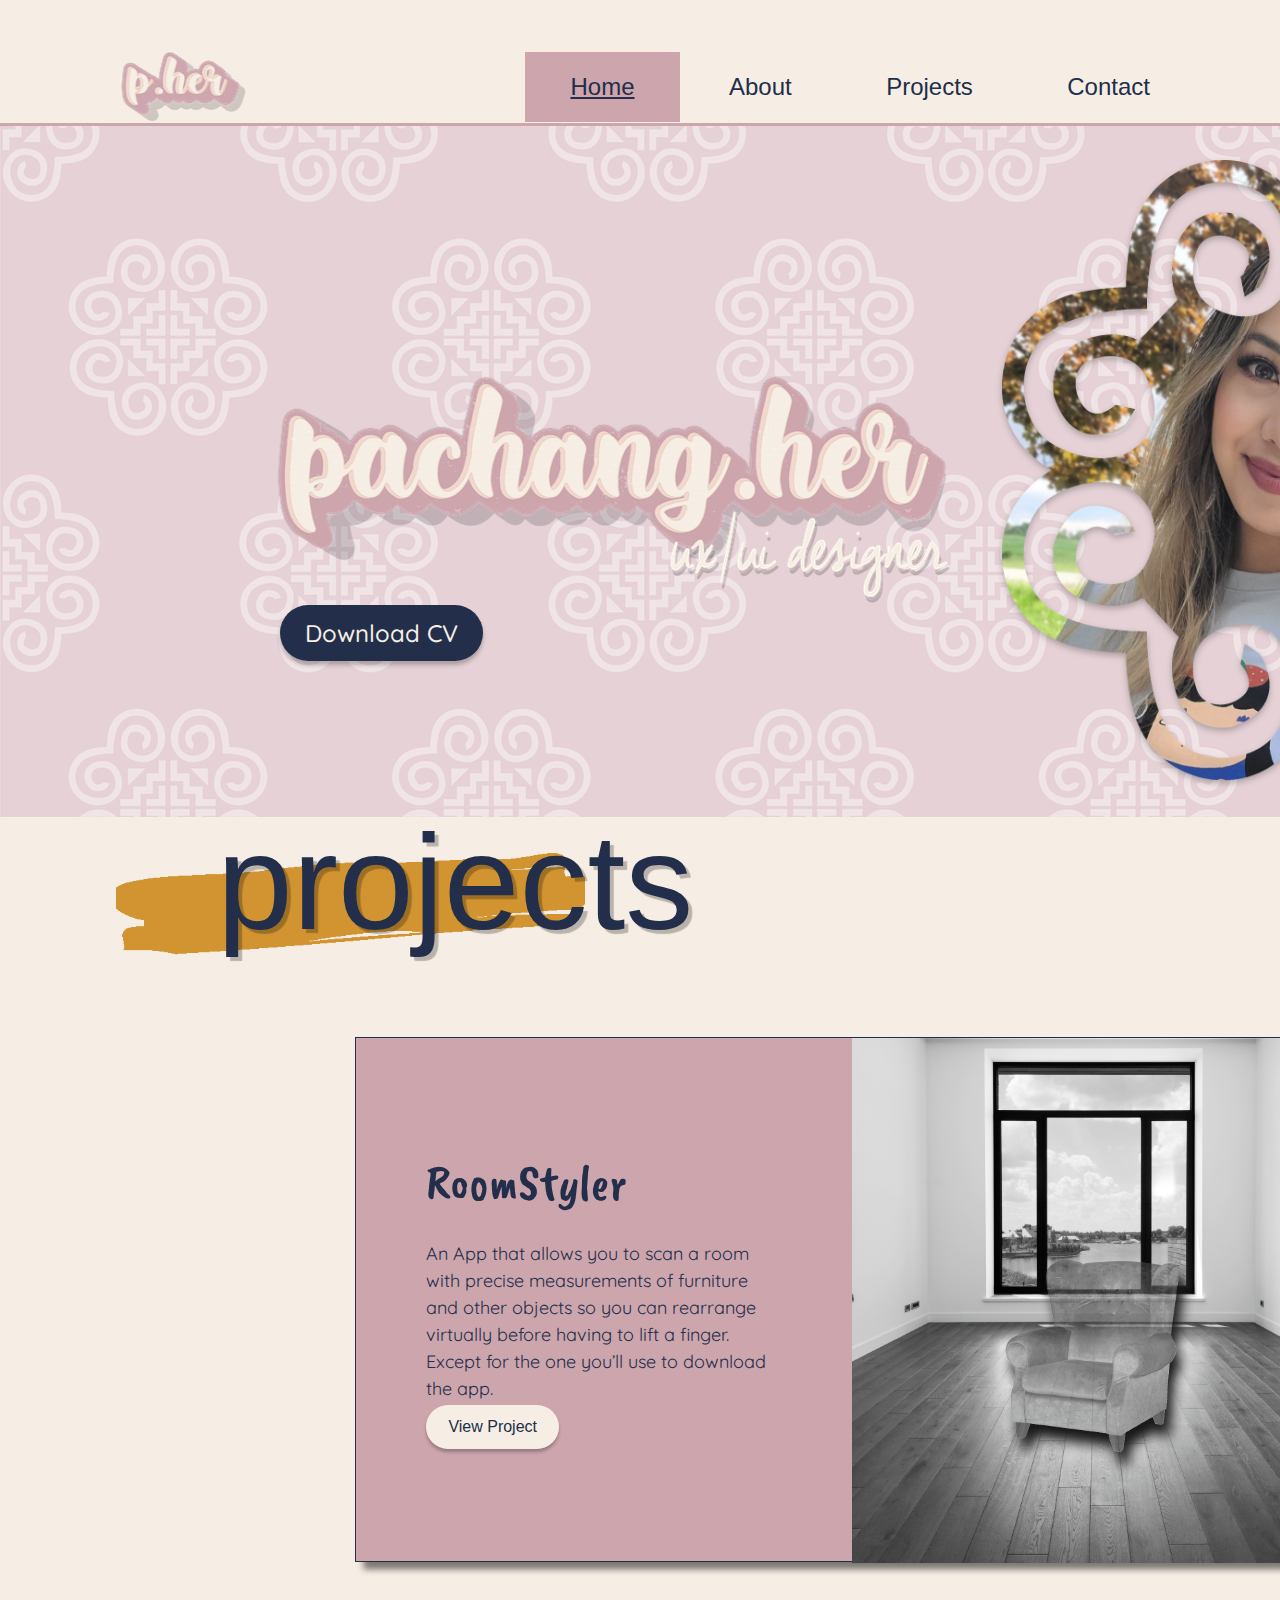
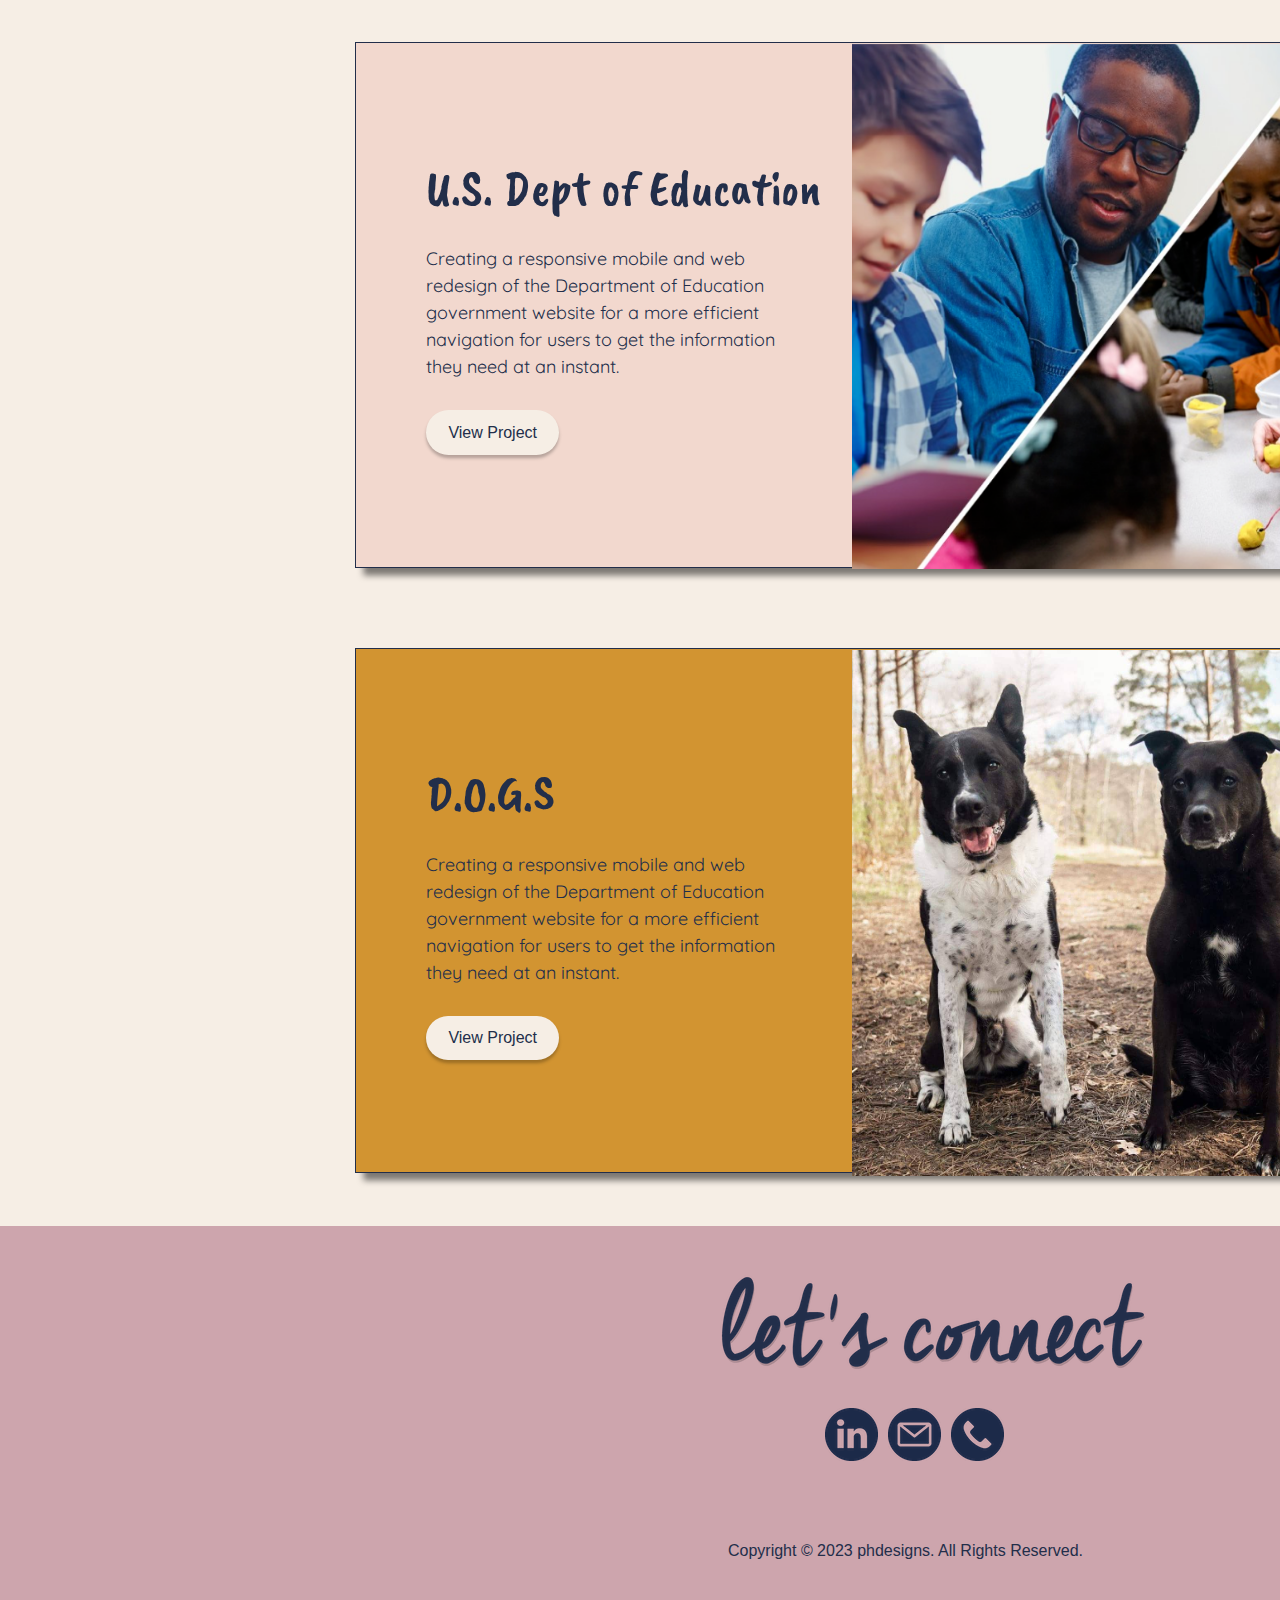
<file: index.html>
<!DOCTYPE html>
<html>
    <head>
        <link rel="stylesheet" href="css/style.css">
        <link href="//db.onlinewebfonts.com/c/862c83306ca682ad1bbc1e66410f108e?family=Cheddar+Jack" rel="stylesheet" type="text/css"/>        <h2><link rel="preconnect" href="https://fonts.googleapis.com">
            <h2><link rel="preconnect" href="https://fonts.googleapis.com">
            <link rel="preconnect" href="https://fonts.gstatic.com" crossorigin>
            <link href="https://fonts.googleapis.com/css2?family=Caveat+Brush&display=swap" rel="stylesheet"></h2>
        <p><link rel="preconnect" href="https://fonts.googleapis.com">
            <link rel="preconnect" href="https://fonts.gstatic.com" crossorigin>
            <link href="https://fonts.googleapis.com/css2?family=Quicksand:wght@500&display=swap" rel="stylesheet"></p>
            <link rel="stylesheet" href="https://stackpath.bootstrapcdn.com/bootstrap/4.3.1/css/bootstrap.min.css" integrity="sha384-ggOyR0iXCbMQv3Xipma34MD+dH/1fQ784/j6cY/iJTQUOhcWr7x9JvoRxT2MZw1T" crossorigin="anonymous">

        </head>
<body>
<!-- Header/navigation -->
    <div class="fixed-header">
        <div class="container">
            <a href="index.html">
                <img src="images/pher.png" alt="pherlogo">
              </a></div>
        <div class="container">
            <nav>
                <ul2>
                    <li2><a href="index.html"  role="button" aria-pressed="true">Home</a></li2>
                <li2><a href="about.html">About</a></li2>
                <li2><a href="projects.html">Projects</a></li2>
                <li2 class="dropdown">
                <ul2 class="dropdown-menu">
                    <li2><a class="dropdown-item" href="projects.html">RoomStyler</a></li2>
                    <li2><a class="dropdown-item" href="#">U.S. Dept of Education</a></li2>
                    <li2><a class="dropdown-item" href="#">D.O.G.S</a></li2></ul2></li2>
                </ul2></li2>
                <li2><a href="contact.html">Contact</a></li2>
            </ul2>
            </nav>
        </div>
    </div>
<!-- Hero space -->        
<div class="heroBackground">
   <div class="left">
     <img src="images/pachangher_hero.png">
     <a href="https://drive.google.com/file/d/1ZD_du3jUAtHHFFzkJ_Xif80cz67BFg6n/view" class="leftbutton">Download CV</a>
                
    <div class="right">
    <img src="images/ele_mainphoto.png">

    </div></div></div>
<!-- Cards -->
        <div class="projects">
            <img src="images/gd_rectangle.png">
                <h1 class="sectionHeading">projects</h1>
            <div class="allprojects">
                <div id="content-wrap">
<!-- Card 1 --> 
                <div class="project1">
                    <div class="card-body">
                        <h2 class="card-title">RoomStyler</h2>
                        <div class="card-text">An App that allows you to scan a room with precise measurements of furniture and other objects so you can rearrange virtually before having to lift a finger. Except for the one you’ll use to download the app.</div>
                          <a class="button" href="projects.html">View Project</a>
                          <img src="/images/RS_VIEW_IN_AR.png">
            </div></div>

 <!-- Card 2 -->              
                <div class="project2">
                    <div class="card-body">
                        <h2 class="card-title">U.S. Dept of Education</h2>
                        <div class="card-text">Creating a responsive mobile and web redesign of the Department of Education government website for a more efficient navigation for users to get the information they need at an instant.</div>
                <a class="button" href="#">View Project</a>
                <img src="images/DOE_homepage_carousel.png">
            </div></div>

  <!-- Card 3 -->             
                <div class="project3">
                    <div class="card-body">
                        <h2 class="card-title">D.O.G.S</h2>
                        <div class="card-text">Creating a responsive mobile and web redesign of the Department of Education government website for a more efficient navigation for users to get the information they need at an instant.</div>
                 <a class="button" href="#">View Project</a>
                <img src="images/DOGS_president_dogs.jpg">
            </div></div>
        </div>  
        </div>
        </div>

  <!-- Footer -->  
  <footer>
    <div class="footerConnect">    
    <img src="images/let's_connect_136.png"></div>

    <div class="footerLinks">
    <div><a href="https://www.linkedin.com/in/herpachang" target="_blank">
        <img src="images/linkedin_nvy.png"></a></div>
            
     <div><a href="mailto:herpachang@yahoo.com.us?subject=Hello!">
        <img src="images/email_nvy.png"></a></div>
        
    <div><a href="tel:+14143997034"><img src="images/phone_call_nvy.png"></a></div>
        

    <p>Copyright © 2023 phdesigns. All Rights Reserved.<div class="inline"></div></p>

            
        </div>
        </footer>
   
</div>
    </body>
    
    <script src="js/index.js"></script>
</html>
</file>
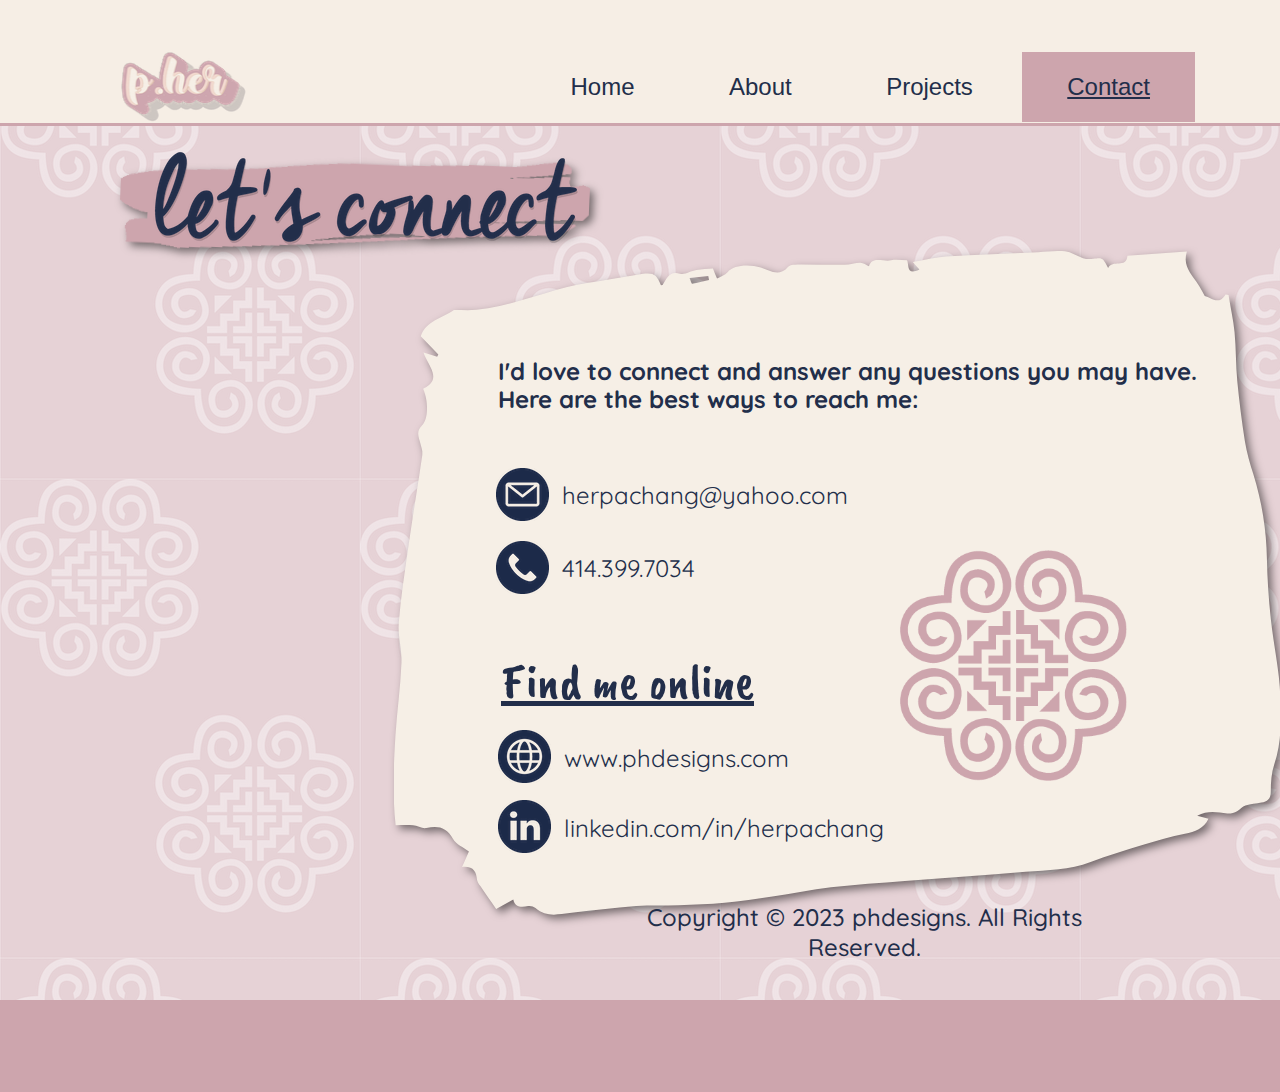
<file: contact.html>
<!DOCTYPE html>
<html>
    <head>
        <link rel="stylesheet" href="css/style.css">
        <link href="//db.onlinewebfonts.com/c/862c83306ca682ad1bbc1e66410f108e?family=Cheddar+Jack" rel="stylesheet" type="text/css"/>        <h2><link rel="preconnect" href="https://fonts.googleapis.com">
            <h2><link rel="preconnect" href="https://fonts.googleapis.com">
            <link rel="preconnect" href="https://fonts.gstatic.com" crossorigin>
            <link href="https://fonts.googleapis.com/css2?family=Caveat+Brush&display=swap" rel="stylesheet"></h2>
        <p><link rel="preconnect" href="https://fonts.googleapis.com">
            <link rel="preconnect" href="https://fonts.gstatic.com" crossorigin>
            <link href="https://fonts.googleapis.com/css2?family=Quicksand:wght@500&display=swap" rel="stylesheet"></p>
            <link rel="stylesheet" href="https://stackpath.bootstrapcdn.com/bootstrap/4.3.1/css/bootstrap.min.css" integrity="sha384-ggOyR0iXCbMQv3Xipma34MD+dH/1fQ784/j6cY/iJTQUOhcWr7x9JvoRxT2MZw1T" crossorigin="anonymous">

        </head>
        <body>
             <!-- Header/navigation -->
             <header>
                <div class="fixed-header">
                    <div class="container">
                        <a href="index.html">
                            <img src="images/pher.png" alt="pherlogo">
                          </a></div>
                    <div class="container">
                        <nav>
                            <ul2>
                                <li2><a href="index.html">Home</a></li2>
                            <li2><a href="about.html">About</a></li2>
                            <li2><a href="projects.html">Projects</a></li2>
                            <li2 class="dropdown">
                            <ul2 class="dropdown-menu">
                                <li2><a class="dropdown-item" href="projects.html">RoomStyler</a></li2>
                                <li2><a class="dropdown-item" href="#">U.S. Dept of Education</a></li2>
                                <li2><a class="dropdown-item" href="#">D.O.G.S</a></li2></ul2></li2>
                            </ul2></li2>
                                <li2><a href="contact.html"  role="button" aria-pressed="true">Contact</a></li2>
                            </ul2>
                        </nav>
                    </div>
                </div>
                </header>
<!-- Section -->      
            <div class="contactCon">
               
                <div class="cnnctbg"></div>
                <div class="letsconnect"></div>
                
                <div class="iybox"></div>
                <div class="eleFt"><img src="images/Asset 18.png"></div> 
                <span class="para">I'd love to connect and answer any questions you may have.
    Here are the best ways to reach me:</span>
    <div class="email">
        <a href="mailto:herpachang@yahoo.com.us?subject=Hello!"><span class="etext">herpachang@yahoo.com</span></a>
        </div>

        <div class="pn">
            <span class="pnt">414.399.7034</span></div>

     <div class="fm">
                <span class="v18_414">Find me online</span>
            </div>

           
   <div class="wsite">
    <a href="https://www.phdesigns.com"><span class="wbsite">www.phdesigns.com</span></a>
                </div>

       <div class="linkedIn">
        <a href="https://www.linkedin.com/in/herpachang"><span class="lkIn">linkedin.com/in/herpachang</span></a>
                </div>
                
    </div>
    <div class="footer2"></div>
        <p class="cRight">Copyright © 2023 phdesigns. All Rights Reserved.</p>   
   
</div>
    </body>
    </html>
</file>
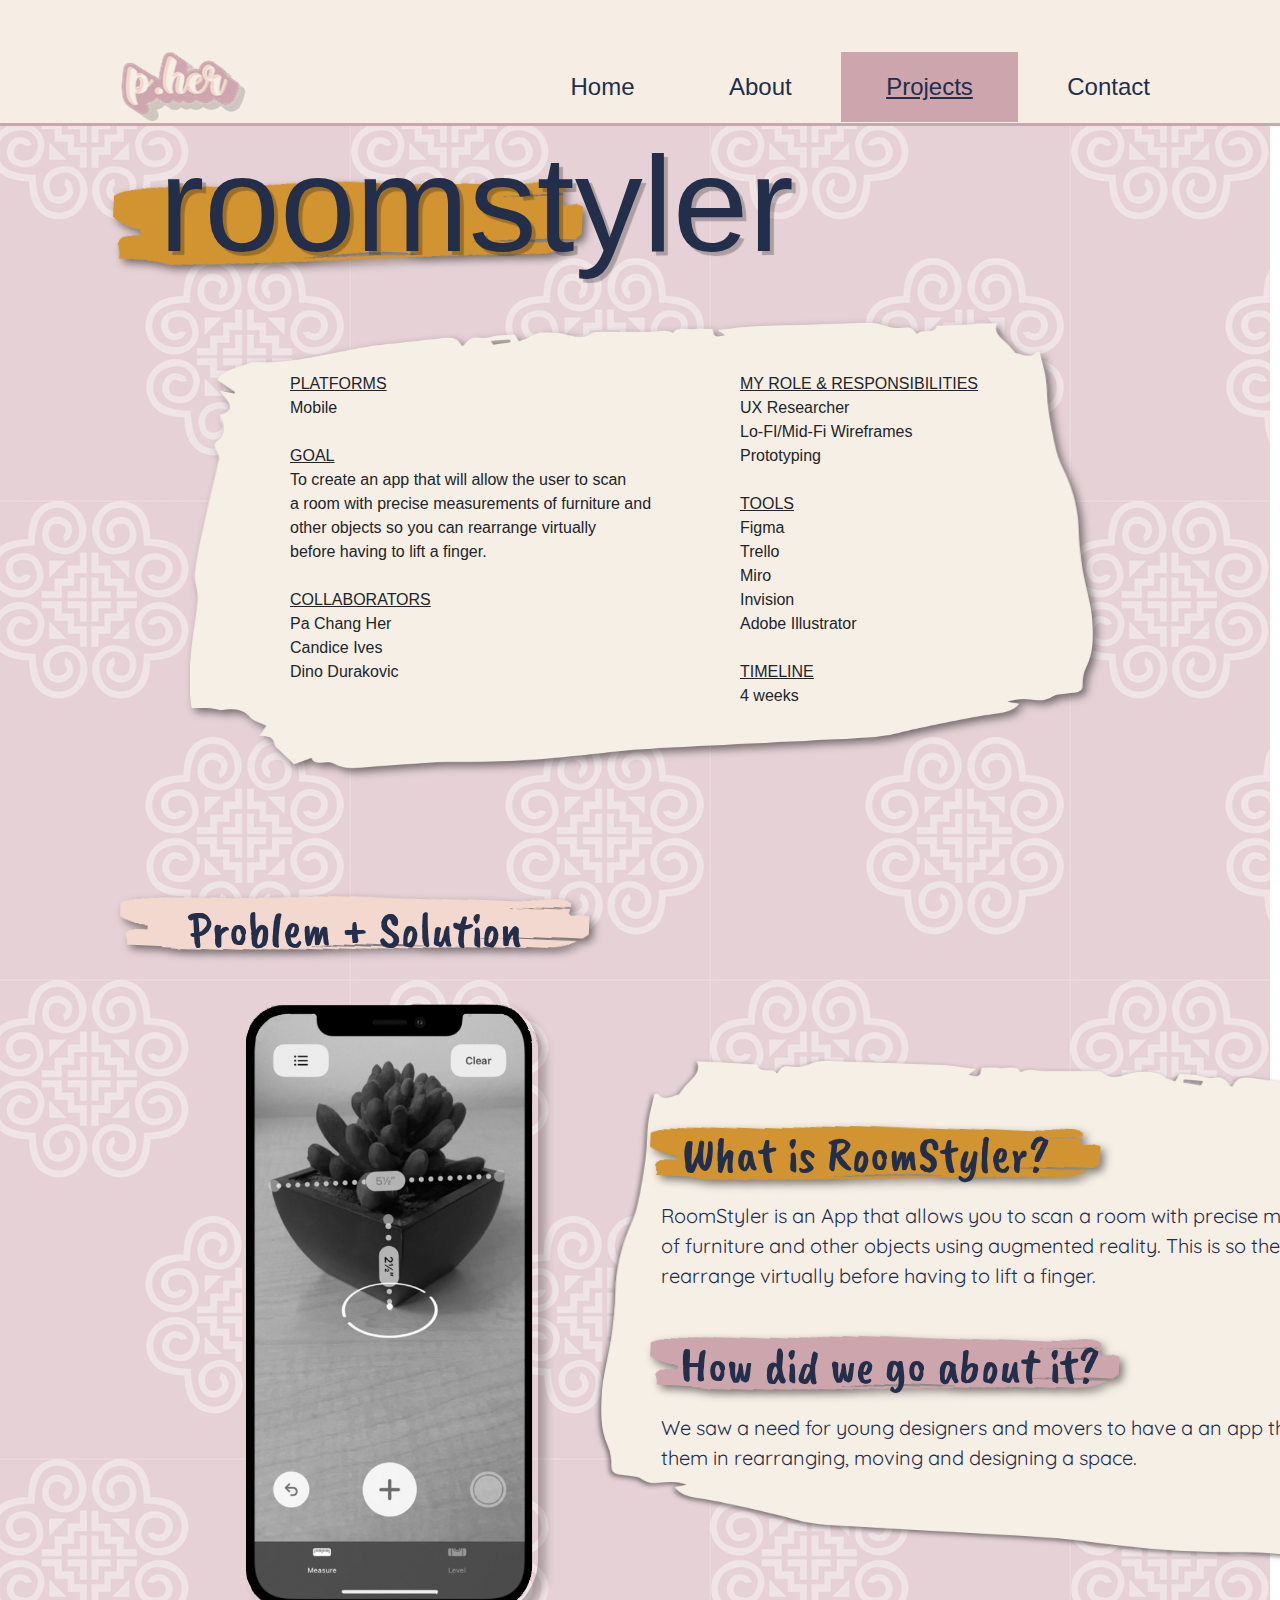
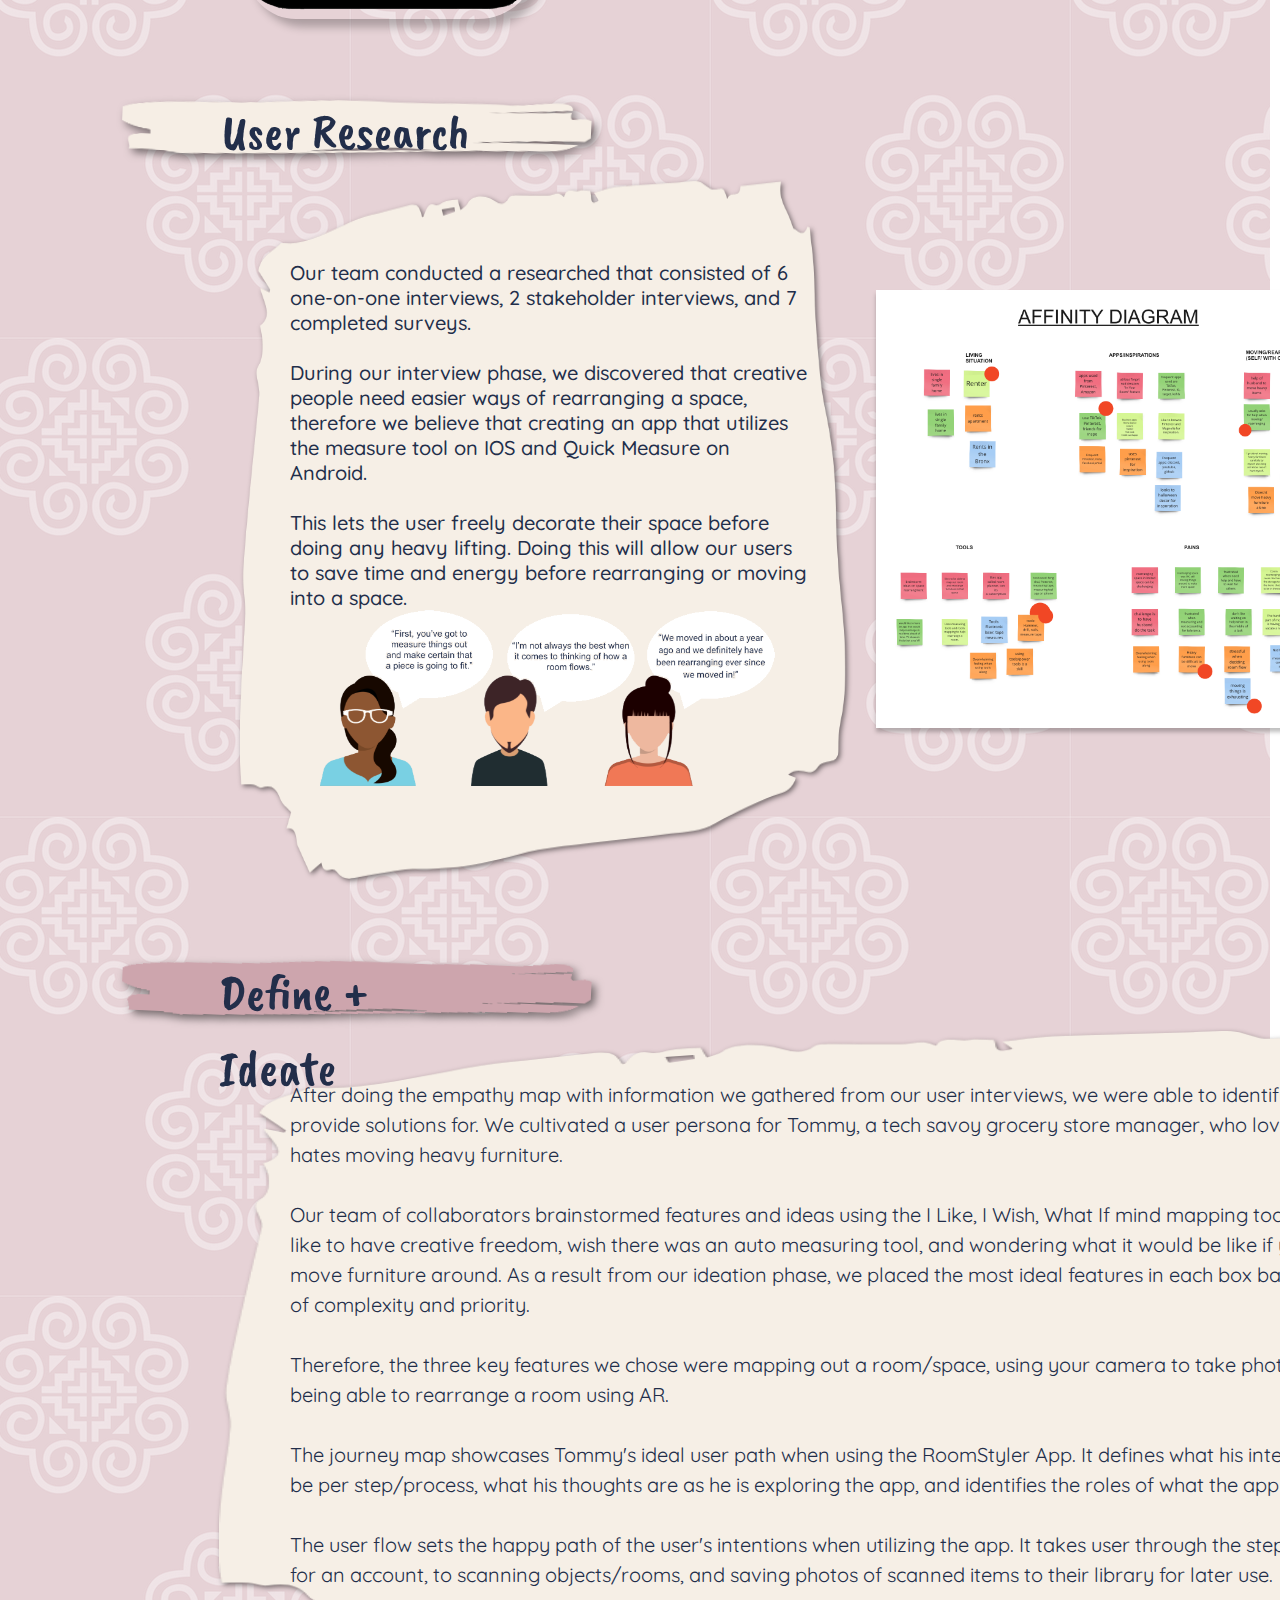
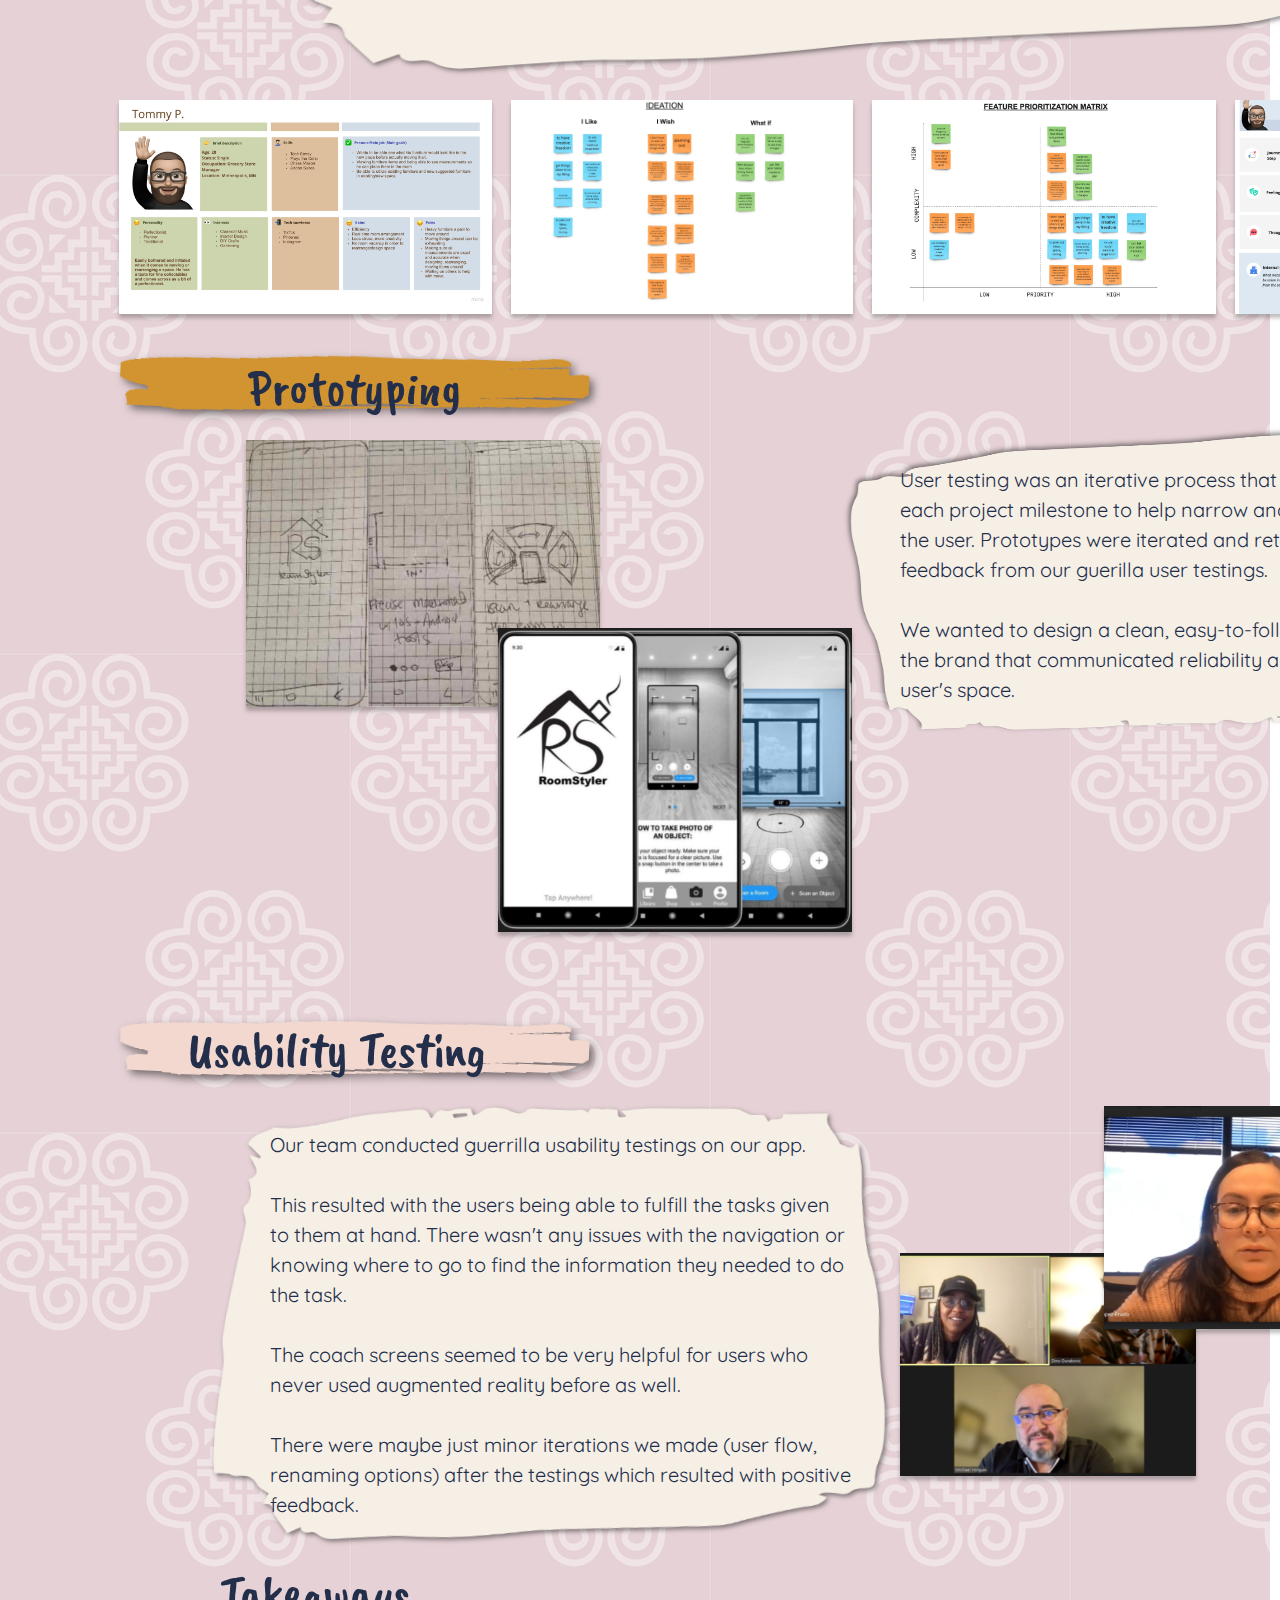
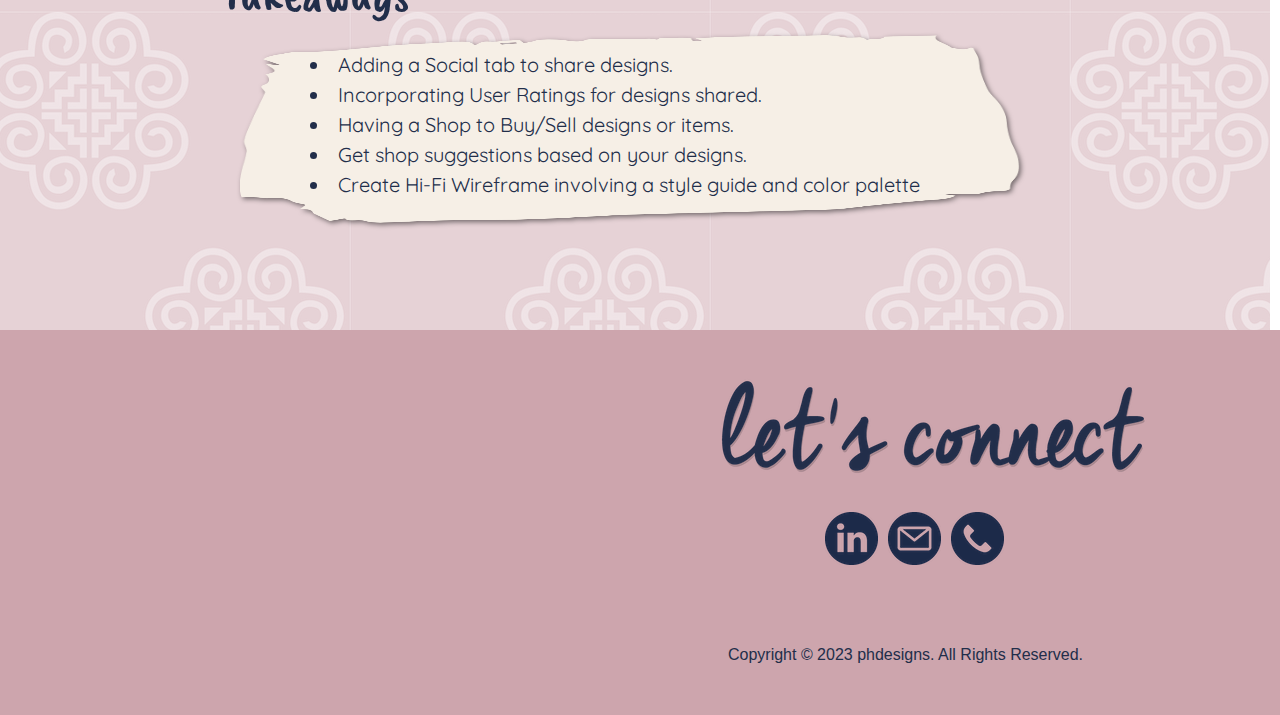
<file: projects.html>
<!DOCTYPE html>
<html>
    <head>
        <link rel="stylesheet" href="css/style.css">
        <link href="//db.onlinewebfonts.com/c/862c83306ca682ad1bbc1e66410f108e?family=Cheddar+Jack" rel="stylesheet" type="text/css"/>        <h2><link rel="preconnect" href="https://fonts.googleapis.com">
            <h2><link rel="preconnect" href="https://fonts.googleapis.com">
            <link rel="preconnect" href="https://fonts.gstatic.com" crossorigin>
            <link href="https://fonts.googleapis.com/css2?family=Caveat+Brush&display=swap" rel="stylesheet"></h2>
        <p><link rel="preconnect" href="https://fonts.googleapis.com">
            <link rel="preconnect" href="https://fonts.gstatic.com" crossorigin>
            <link href="https://fonts.googleapis.com/css2?family=Quicksand:wght@500&display=swap" rel="stylesheet"></p>
            <link href="https://cdn.jsdelivr.net/npm/bootstrap@5.3.0-alpha1/dist/css/bootstrap.min.css" rel="stylesheet" integrity="sha384-GLhlTQ8iRABdZLl6O3oVMWSktQOp6b7In1Zl3/Jr59b6EGGoI1aFkw7cmDA6j6gD" crossorigin="anonymous">
            <link rel="stylesheet" href="https://stackpath.bootstrapcdn.com/bootstrap/4.3.1/css/bootstrap.min.css" integrity="sha384-ggOyR0iXCbMQv3Xipma34MD+dH/1fQ784/j6cY/iJTQUOhcWr7x9JvoRxT2MZw1T" crossorigin="anonymous">

        </head>

    <body>
        <!-- Header/navigation -->
        <header>
<div class="fixed-header">
    <div class="container">
        <a href="index.html">
            <img src="images/pher.png" alt="pherlogo">
          </a></div>
    <div class="container">
        <nav>
            <ul2>
                <li2><a href="index.html">Home</a></li2>
            <li2><a href="about.html">About</a></li2>
            <li2><a href="projects.html"  role="button" aria-pressed="true">Projects</a></li2>
                <li2 class="dropdown">
                <ul2 class="dropdown-menu">
                    <li2><a class="dropdown-item" href="projects.html">RoomStyler</a></li2>
                    <li2><a class="dropdown-item" href="#">U.S. Dept of Education</a></li2>
                    <li2><a class="dropdown-item" href="#">D.O.G.S</a></li2></ul2></li2>
            </ul2></li2>
            <li2><a href="contact.html">Contact</a></li2>
        </ul2>
        </nav>
    </div>
</div>
</header>
<!-- Section --> 
        <div class="v18_556">
        <div class="flexContainer"></div>
        <div class="headerBckgnd2"><img src="images/gd_rectangle.png"></div>
        <span class="sectionLabel6">roomstyler</span>
       
        <div class="grid-container">
            <div class="item2">
             <div class="ivryBox5"><img src="images/ivory_sq.png" alt="" class="c-media__content"></div>
                <div class="recap">             
                <u>PLATFORMS</u><br>
                            Mobile<br><br>
                           
                            <u>GOAL</u><br>
                            To create an app that will allow the user to scan<br> a room with precise measurements
                            of furniture and <br>other objects so you can rearrange virtually<br> before having to lift a finger.<br><br>
                           
                        <u>COLLABORATORS</u><br>
                            Pa Chang Her<br>
                            Candice Ives<br>
                            Dino Durakovic</div>  
        
             <div class="recap2">
        
            <u>MY ROLE & RESPONSIBILITIES</u><br>
                        UX Researcher<br>
                        Lo-FI/Mid-Fi Wireframes<br>
                        Prototyping<br><br>
                        
                        <u>TOOLS</u><br>
                        Figma<br>
                        Trello<br>
                        Miro<br>
                        Invision<br>
                        Adobe Illustrator<br><br>
                        
                        <u>TIMELINE</u><br>
                        4 weeks</div>
        
        
                </div>
        </div>
        </div>
       

    <div class="v32_79"></div>
    <div class="v34_80"></div>
    <div class="headerBckgnd3"><img src="images/ltpk_rectangle.png" alt="" class="c-media__thumb"></div>
    <span class="v18_568">Problem + Solution</span>
    
    <div class="ivryBox6"><img src="images/ivory_sq.png" alt="" class="c-media__content"></div>
 
<div class="headerBckgnd4"><img src="images/gd_rectangle.png" alt="" class="c-media__thumb"></div>   
    <span class="v34_100">What is RoomStyler?</span>
    <span class="v34_99">RoomStyler is an App that allows you to scan a room with precise measurements of furniture and other objects using augmented reality. This is so the user can rearrange virtually before having to lift a finger. </span>

    <div class="headerBckgnd5"><img src="images/dk_pk_rectangle.png" alt="" class="c-media__thumb"></div>   
    <span class="v34_101">How did we go about it?</span>
    <span class="v34_106">We saw a need for young designers and movers to have a an app that can aid them in rearranging, moving and designing a space. </span></div>

<div class="headerBckgnd6"><img src="images/ivry_rectangle.png" alt="" class="c-media__thumb"></div>   
<span class="v18_569">User Research</span>

<div class="ivryBox7"><img src="images/ivory_sq.png" alt="" class="c-media__thumb"></div>

    <span class="v34_116">Our team conducted a researched that consisted of 6 one-on-one interviews, 2 stakeholder interviews, and 7 completed surveys.<br><br>
    
        During our interview phase, we discovered that creative people need easier ways of rearranging a space, therefore we believe that creating an app that utilizes the measure tool on IOS and Quick Measure on Android.<br><br>
        
        This lets the user freely decorate their space before doing any heavy lifting. Doing this will allow our users to save time and energy before rearranging or moving into a space.
        <img src="images/RS_interviewquotes.png">
    </span>
        <div class="v34_107"></div>

    <div class="headerBckgnd7"><img src="images/dk_pk_rectangle.png" alt="" class="c-media__thumb"></div>   
    <span class="v18_591">Define + Ideate</span>

    <div class="ivryBox8"><img src="images/ivory_sq.png"></div>   
    <span class="v38_180">After doing the empathy map with information we gathered from our user interviews, we were able to identify a key user to <br> 
        provide solutions for. We cultivated a user persona for Tommy, a tech savoy grocery store manager, who loves to redecorate but<br> 
    hates moving heavy furniture.
    <br><br>
    Our team of collaborators brainstormed features and ideas using the I Like, I Wish, What If mind mapping tool. We found that users <br>
    like to have creative freedom, wish there was an auto measuring tool, and wondering what it would be like if you can magically<br>
    move furniture around. As a result from our ideation phase, we placed the most ideal features in each box based on the level<br>
    of complexity and priority.
    <br><br>
    Therefore, the three key features we chose were mapping out a room/space, using your camera to take photo of objects, and <br>
    being able to rearrange a room using AR.
    <br><br>
    The journey map showcases Tommy's ideal user path when using the RoomStyler App. It defines what his intended emotions would<br>
    be per step/process, what his thoughts are as he is exploring the app, and identifies the roles of what the app is accountable for.
    <br><br>
    The user flow sets the happy path of the user's intentions when utilizing the app. It takes user through the steps on when signing up<br>
    for an account, to scanning objects/rooms, and saving photos of scanned items to their library for later use.
    </span>
    <div class="v42_505"></div>
    <div class="v42_506"></div>
    <div class="v42_507"></div>
    <div class="v42_508"></div>

    <div class="headerBckgnd8"><img src="images/gd_rectangle.png" alt="" class="c-media__thumb"></div>   
    <span class="v38_174">Prototyping</span>

    <div class="ivryBox9"><img src="images/ivory_sq.png"></div> 
    <span class="v38_187">User testing was an iterative process that was carried out at<br>
each project milestone to help narrow and simplify the tasks for<br>
the user. Prototypes were iterated and retested after gathering<br>
feedback from our guerilla user testings.
    <br><br>
    We wanted to design a clean, easy-to-follow user interface for<br>
    the brand that communicated reliability and accuracy of the<br>
    user's space.</span>
    <div class="v38_176"></div>
    <div class="v38_177"></div>

    <div class="headerBckgnd9"><img src="images/ltpk_rectangle.png" alt="" class="c-media__thumb"></div>   
    <span class="v38_191">Usability Testing</span>
    <div class="ivryBox10"><img src="images/ivory_sq.png"></div> 
    <span class="v38_195">Our team conducted guerrilla usability testings on our app.
    <br><br>
    This resulted with the users being able to fulfill the tasks given<br>
    to them at hand. There wasn't any issues with the navigation or<br>
    knowing where to go to find the information they needed to do the task.
    <br><br>
    The coach screens seemed to be very helpful for users who<br>
    never used augmented reality before as well.
    <br><br>
    There were maybe just minor iterations we made (user flow,<br>
    renaming options) after the testings which resulted with positive<br>
    feedback.</span>

    <div class="v38_196"></div>
    <div class="v38_199"></div>
    <div class="v38_200"></div>

    <div class="headerBckgnd10"><img src="images/ivry_rectangle.png" alt="" class="c-media__thumb"></div>   
    <span class="v38_203">Takeaways</span>
    <div class="ivryBox11"><img src="images/ivory_sq.png"></div> 
    <ul class="v38_207">
        <li>Adding a Social tab to share designs.</li>
        <li>Incorporating User Ratings for designs shared.</li>
        <li>Having a Shop to Buy/Sell designs or items.</li>
        <li>Get shop suggestions based on your designs.</li>
        <li>Create Hi-Fi Wireframe involving a style guide and color palette</li>
      </ul>
    
   
</div>

 <!-- Footer -->  
   <footer>
    <div class="footerConnect">    
    <img src="images/let's_connect_136.png"></div>

    <div class="footerLinks">
    <div><a href="https://www.linkedin.com/in/herpachang" target="_blank">
        <img src="images/linkedin_nvy.png"></a></div>
            
     <div><a href="mailto:herpachang@yahoo.com.us?subject=Hello!">
        <img src="images/email_nvy.png"></a></div>
        
    <div><a href="tel:+14143997034"><img src="images/phone_call_nvy.png"></a></div>
        

    <p>Copyright © 2023 phdesigns. All Rights Reserved.<div class="inline"></div></p>   
        </div>
        </footer>
    </body>
    <script src="js/index.js"></script>
<script src="https://cdn.jsdelivr.net/npm/bootstrap@5.3.0-alpha1/dist/js/bootstrap.bundle.min.js" integrity="sha384-w76AqPfDkMBDXo30jS1Sgez6pr3x5MlQ1ZAGC+nuZB+EYdgRZgiwxhTBTkF7CXvN" crossorigin="anonymous"></script>
</html>
</file>
<file: css/style.css>
/* Homepage */
@import url(//db.onlinewebfonts.com/c/862c83306ca682ad1bbc1e66410f108e?family=Cheddar+Jack);

@font-face {font-family: "Cheddar Jack"; src: url("//db.onlinewebfonts.com/t/862c83306ca682ad1bbc1e66410f108e.eot"); src: url("//db.onlinewebfonts.com/t/862c83306ca682ad1bbc1e66410f108e.eot?#iefix") format("embedded-opentype"), url("//db.onlinewebfonts.com/t/862c83306ca682ad1bbc1e66410f108e.woff2") format("woff2"), url("//db.onlinewebfonts.com/t/862c83306ca682ad1bbc1e66410f108e.woff") format("woff"), url("//db.onlinewebfonts.com/t/862c83306ca682ad1bbc1e66410f108e.ttf") format("truetype"), url("//db.onlinewebfonts.com/t/862c83306ca682ad1bbc1e66410f108e.svg#Cheddar Jack") format("svg"); }
/* Header */
/* nav dropdown */

.dropdown-menu {
  display: block;
  position: absolute;
  left:0;
  top: 0px;
  padding: 10px 10px;

}

.dropdown-menu:hover  {
  display: block;
  position: absolute;
background-color: #F6EEE5;
padding: 10px 10px;


}

.dropdown-item {
  display: block;
  position: relative;  
  padding: 10px 10px;
  text-decoration: none;

}

.dropdown-item:hover {
  background-color: #F2B872;
    position: relative;  
    padding: 10px 10px;
    color: #222E4A;
    
}


/* Header */
Body {
  display: flex;
  flex-direction: column;
  font-family: 'Quicksand', sans-serif;
  font-style: medium;
  font-weight: 500;
  color: #222E4A; 
  padding-top: 60px;
  width: 100vw;
  min-height: 100vh;
}

.container{
  width: 80%;
  margin: 0 auto;
}

.fixed-header {
  background-color: #F6EEE5;
  border-bottom-style: solid;
  border-bottom-color: #CDA5AD;
  position: fixed;      
  color: #222E4A; 
  width: 100%;
  height: 126px;
  top: 0px;
  left: 0px;
  z-index: 1;
  text-align: right;
}

.container img {
  position: absolute;
  width: 126px;
  height: 73px;
  top: 50px;
  left: 120px;
  bottom: 5px;
}

  nav a{
    position: relative;
    color: #222E4A;
    text-decoration: none;
    display: inline-block;
    padding:72px 45px;
    font-size: 24px;
    line-height: 30px;

}

nav a:hover{
  position: relative;
  background-color: #F2D8CE;
  padding:20px 45px;
  text-decoration: underline;


}

nav a:active {
  position: relative;
  background-color: #D29431;
  padding:20px 45px;
  text-decoration: underline;

  }



  [aria-pressed="true"] {
          background-color: #CDA5AD;
          padding:20px 45px;
  text-decoration: underline;

    }

/* hero section */
.heroBackground {
    background-image: url(../images/hero_print_repeat.png);
    background-repeat: no-repeat;
    position: absolute;
    width: 100%;
    left: 0px;
    height: 100vh;
}


.left img{
    display: flex;
    position: absolute;
    width: 732px;
    height: 263px;
    left: 246px;
    top: 282px;
}

/* Download CV */

.leftbutton {
    display: flex;
    flex-direction: row;
    align-items: center;
    justify-content: center;
  
    position: absolute;
    width: 203px;
    height: 56px;
    left: 280px;
    top: 545px;

    background: #222E4A;
    box-shadow: 0px 4px 4px rgba(0, 0, 0, 0.25);
    border-radius: 30.53px;
    
    font-family: 'Quicksand';
    font-style: medium;
    font-weight: 500;
    font-size: 24px;
    line-height: 20px;
    color: #F6EEE5;
    order: 0;
    flex-grow: 0;
    text-decoration: none;
}

.leftbutton:hover {
    background: #CDA5AD;
    box-shadow: 0px 4px 4px rgba(0, 0, 0, 0.25);
    border-radius: 30.53px;

}

.leftbutton:active {
    background: #F2B872;
    box-shadow: 0px 4px 4px rgba(0, 0, 0, 0.25);
    border-radius: 30.53px;

}
    

/* image of self*/

.right img{
    position: absolute;
    width: 604.58px;
    height: 621px;
    left: 1002px;
    top: 100px;
    
    filter: drop-shadow(0px 3.30371px 3.30371px rgba(0, 0, 0, 0.25));
    }

/* card styles*/
.projects {
    position: relative;
    display: flex;
    width: 1728px;
    height: 2099px;
    left: -8px;
    margin-top: 695px;
    background-color: #F6EEE5;
    
}

.projects img {
    position: absolute;
    width: 469px;
    height: 102px;
    left: 123.56px;
    top: 36px;
}

.sectionHeading {
  position: absolute;
  width: 276px;
  height: 110px;
  left: 225px;
  top: 10px;

  font-family: "Cheddar Jack",sans-serif;
  font-style: normal;
  font-weight: 400;
  font-size: 136px;
  line-height: 136px;
  display: flex;
  align-items: center;

  color: #222E4A;

  text-shadow: 4px 4px 1px rgba(0, 0, 0, 0.25);
}


.allprojects {
    box-sizing: border-box;
    position: absolute;
    width: 994px;
    left: 363px;
    top: 200px;
    
    
}

.project1 {
    background: #CDA5AD;
    border: 0.787639px solid #222E4A;
    box-shadow: 7.87639px 7.87639px 6.30111px rgba(0, 0, 0, 0.5);
    margin-top:20px;
    height: 525.36px;

}

.project2 {
    background: #F2D8CE;
    border: 0.787639px solid #222E4A;
    box-shadow: 7.87639px 7.87639px 6.30111px rgba(0, 0, 0, 0.5);
    margin-top:80px;
    height: 525.36px;

}

.project3 {
    background: #D29431;
    border: 0.787639px solid #222E4A;
    box-shadow: 7.87639px 7.87639px 6.30111px rgba(0, 0, 0, 0.5);
    margin-top:80px;
    height: 525.36px;

}



.card-title {
  width: 100%;
  height: 75px;
  font-family: 'Caveat Brush', sans-serif;
  font-style: normal;
  font-weight: 400;
  font-size: 50px;
  line-height: 100%;
  margin-bottom: 0px;
    color: #222E4A;

  /* Inside auto layout */

  flex: none;
  order: 0;
  align-self: stretch;
  flex-grow: 0;
  padding-top: 100px;
  padding-left: 50px;


}

.card-text {
    width: 407.5px;
    height: 135px;
    text-align: left;
    padding-left: 50px;
    margin-bottom: 24px;
    padding-top: 70px;


    font-family: 'Quicksand';
    font-style: normal;
    font-weight: 400;
    font-size: 18px;
    line-height: 150%;
    color: #222E4A;

}

/* View Project */
.button {
    text-decoration: none;
    display: flex;
    flex-direction: row;
    align-items: center;
    justify-content: center;
    margin-left: 50px;
    
    width: 133.41px;
    height: 44.35px;
    color: #222E4A;
    
    background: #F6EEE5;
    box-shadow: 0px 3.15055px 3.15055px rgba(0, 0, 0, 0.25);
    border-radius: 24px;
    
    flex: none;
    order: 2;
    flex-grow: 0;
    margin-top: 100px;

}

.button:hover {
    background: #222E4A;
    box-shadow: 0px 4px 4px rgba(0, 0, 0, 0.25);
    border-radius: 30.53px;
    color: #F6EEE5;

}

.button:active {
    background: #F2B872;
    box-shadow: 0px 4px 4px rgba(0, 0, 0, 0.25);
    border-radius: 30.53px;

}

.project1 img {
    position: absolute;
    justify-content: right;
    width: 497px;
    height: 525.6px;
    left: 497px;
    top: 20.5px; 

}

.project2 img {
    position: absolute;
    justify-content: right;
    width: 497px;
    height: 526px;
    left: 497px;
    top: 626px; 

}

.project3 img {
    position: absolute;
    justify-content: right;
    width: 497px;
    height: 526px;
    left: 497px;
    top: 1233px; 

}


/* about me */
.flexContainer0 {
    position: relative;
    display: flex;
    background-image: url(../images/BG-Hmong.png);
    background-repeat: repeat;
    width: 1728px;
    margin-left: -10px;
    height:2200px; 
    top: -50px;
    overflow: hidden;

}

.headerBckgnd {
    position: absolute;
    display: flex;
    width: 100px;
    height: 102px;
    left: 300px;
    top: 100px;
    justify-content: center;
    text-align: center;
    
    filter: drop-shadow(4px 4px 4px rgba(0, 0, 0, 0.5));
    transform: rotate(2.5deg);
}

.sectionLabel {
  position: absolute;
  width: 306px;
  height: 102px;
  left: -100px;
  top: -25px;
  

  font-family: "Cheddar Jack",sans-serif;
  font-style: normal;
  font-weight: 400;
  font-size: 136px;
  line-height: 136px;

  color: #222E4A;

  text-shadow: 4px 4px 1px rgba(0, 0, 0, 0.25);
}

.rightMe img{
    position: absolute;
    width: 436.06px;
    height: 492.12px;
    left: 1116.64px;
    top: 200px;

    background: url("about me photo.png");
    box-shadow: 10px 10px 8px rgba(0, 0, 0, 0.5);
    transform: rotate(6.84deg);
}

.ivryBox img {
    display: flex;
    width: 858px;
    height: 380px;
    margin-left: 120px;
    margin-top: 234px;
    

    filter: drop-shadow(4.00935px 4.00935px 4.00935px rgba(0, 0, 0, 0.5));
}

.Intro {
    position: absolute;
    display: flex;
    width: 650px;
    height: 340px;
    left: 235px;
    top: 280px;


    font-family: 'Quicksand';
    font-style: normal;
    font-weight: 500;
    font-size: 24px;
    line-height: 30px;

    color: #222E4A;
}

/* skills */

.headerBckgnd0 {
    position: absolute;
    display: flex;
    width: 100px;
    height: 102px;
    left: 300px;
    top: 800px;
    justify-content: center;
    text-align: center;
    
    filter: drop-shadow(4px 4px 4px rgba(0, 0, 0, 0.5));
    transform: rotate(2.5deg);
}

.sectionLabel2 {
  position: absolute;
  width: 306px;
  height: 102px;
  left: -150px;
  top: -25px;
  width: 424px;

  color: rgba(34,46,74,1);
  font-family: "Cheddar Jack",sans-serif;
  font-style: normal;
  font-weight: 400;
  font-size: 136px;
  line-height: 136px;

  color: #222E4A;

  text-shadow: 4px 4px 1px rgba(0, 0, 0, 0.25);
}
/* tech skills */
.pkBox {
    position: absolute;
    display: flex;
    width: 100px;
    height: 90px;
    left: 400px;
    top: 1000px;
    justify-content: center;
    text-align: center;
    
    filter: drop-shadow(4px 4px 4px rgba(0, 0, 0, 0.5));
    transform: rotate(2.5deg);
}

.sectionLabel3 {
    position: absolute;
    width: 323px;
    height: 76px;
    left: 290px;
    top: 1000px;
    
    font-family: 'Caveat Brush';
    font-style: normal;
    font-weight: 400;
    font-size: 60px;
    line-height: 76px;
    
    color: #222E4A;
}

.row {
    display: flex;
    position: absolute;
    top: 1000px;
    left: 227px;
  }
  
  .column {
    flex: 20%;
  }
  
  .alternate {
    position: absolute;
	list-style:none;
	outline:none;
    display:flex;
	font-weight: 400;
	width: 50px;
    left: 200px;
    top: 1100px;

}

li {
    flex-grow:1;
    flex-basis:0;
    margin-right: -275px;
   

}
    
    
 li img {
        width: 200px;
       
       
        }
li p {
        top: -10px;
        left: -170px;
        }

/* programs */
.gdBox {
            position: absolute;
            display: flex;
            width: 100px;
            height: 90px;
            left: 400px;
            top: 1400px;
            justify-content: center;
        
            
            filter: drop-shadow(4px 4px 4px rgba(0, 0, 0, 0.5));
            transform: rotate(2.5deg);
        }
 .sectionLabel4 {
            position: absolute;
            width: 323px;
            height: 76px;
            left: 290px;
            top: 1400px;
            
            font-family: 'Caveat Brush';
            font-style: normal;
            font-weight: 400;
            font-size: 60px;
            line-height: 76px;
            text-align: center;
            
            color: #222E4A;
        }
 .ivryBox2 img {
    position: absolute;
            display: flex;
            width: 515px;
            height: 380px;
            top: 1500px;
            left: 200px;
            filter: drop-shadow(4.00935px 4.00935px 4.00935px rgba(0, 0, 0, 0.5));
        }
.Programs {
            position: absolute;
            list-style:none;
            outline:none;
            display:flex;
            font-weight: 400;
            width: 50px;
            left: 200px;
            top: 1100px;
        
        }
    
            
            
.Programs img {
    top: 450px;
    left: 250px;
    width:170px;
    height: 276px;
               
               
                }
.Programs p {
                top: 440px;
                left: 80px;
                text-align: left;
                line-height:60px;
                font-size: 24px;

                }

/* soft skills */              
.dpBox img {
 position: absolute;
display: flex;
 width: 450px;
 height: 90px;
 left: 1000px;
top: 1400px;
filter: drop-shadow(4px 4px 4px rgba(0, 0, 0, 0.5));
transform: rotate(2.5deg);

}

.sectionLabel5 {
     position: absolute;
    width: 323px;
     height: 76px;
     top: 1400px;
    font-family: 'Caveat Brush';
     font-style: normal;
      font-weight: 400;
     font-size: 60px;
     line-height: 76px;
     right: 275px;
                    
     color: #222E4A;
}
        
.ivryBox3 img {
            position: absolute;
            display: flex;
             width: 515px;
           height: 380px;
             top: 1500px;
            left: 1000px;
            filter: drop-shadow(4.00935px 4.00935px 4.00935px rgba(0, 0, 0, 0.5));
 }
       
 .softSk {
    position: relative;
    top: 1550px;
    left: 80px;
    text-align: left;
    line-height:25px;
   font-size: 24px;
                
  }

/* project page */

.v18_556 {
    width: 100%;
    height: 5200px;
    opacity: 1;
    position: relative;
    top: -100px;
    left: -10px;
    margin-bottom: -270px;
    overflow: hidden;
  }
  
  .flexContainer {
    position: absolute;
      display: flex;
      background-image: url("../images/BG-Hmong.png");
      background-repeat: repeat;
      width: 100%;
      height:5200px; 
      margin-top: 0px;
      overflow: hidden;
  }
  
  /* roomstyler intro */
  .sectionLabel6 {
    width: 424px;
    color: rgba(34,46,74,1);
    position: absolute;
    top: 80px;
    left: 169px;
    text-shadow: 4px 4px 1px rgba(0, 0, 0, 0.25);
    font-family: "Cheddar Jack",sans-serif;
    font-style: normal;
    font-size: 136px;
    opacity: 1;
    text-align: left;
  }
  
  .headerBckgnd2 img{
    position: absolute;
  width: 469px;
  height: 102px;
  left: 122.6px;
  top: 150px;
  filter: drop-shadow(4px 4px 4px rgba(0, 0, 0, 0.5));
  transform: rotate(2.64deg);
  }
  
  .c-media {
    display: grid;
    grid-template-columns: 1fr 1fr;
    grid-template-areas: "thumb content";
    grid-gap: 100px;
    background-image: url("../images/BG-Hmong.png");
    background-repeat: repeat;
    margin-left: -8px;
    margin-top: -85px;
    
  }
  
  .c-media.flipped {
    grid-template-columns: 1fr 1fr;
    grid-template-areas: "content thumb";
    
  }
  .c-media__thumb {
    grid-area: thumb;
    display: grid;
    width: 294px;
    margin-top: 100px;
    right: 10px;
  }
  
  .c-media__Project1 {
    grid-area: content;
    display: grid;
   
  }
  
  .ivryBox5 img{
    display: grid;
    width: 904px;
    height: 447px;
    margin-left: 200px;
    margin-top: 300px;
    filter: drop-shadow(4.00935px 4.00935px 4.00935px rgba(0, 0, 0, 0.5));
  }
  
  .recap {
    position: absolute;
    top: 350px;
    left: 300px;
  }
  
  .recap2 {
    position: absolute;
    top: 350px;
    left: 750px;
  }
  .v32_79 {
    width: 289px;
    height: 623px;
    background: url("/images/RS_splash_screen.png");
    background-repeat: no-repeat;
    background-position: center center;
    background-size: cover;
    position: absolute;
    top: 289px;
    left: 1284px;
    border-top-left-radius: 40px;
    border-top-right-radius: 50px;
    border-bottom-left-radius: 50px;
    border-bottom-right-radius: 60px;
    box-shadow: 8px 8px 8px rgba(0, 0, 0, 0.25);
    overflow: hidden;
  }
  
  
  /* roomstyler problem */
  
  .headerBckgnd3 img{
    position: absolute;
    display: grid;
    width: 469px;
    height: 68px;
    left: 120px;
    top: 790px;
    transform: rotate(2.64deg);
    filter: drop-shadow(4px 4px 4px rgba(0, 0, 0, 0.5));
  }
  
  .v18_568 {
    width: 334px;
    color: rgba(34,46,74,1);
    position: absolute;
    top: 892px;
    left: 188px;
    font-family: Caveat Brush;
    font-weight: Regular;
    font-size: 50px;
    opacity: 1;
    text-align: left;
  }
  
  .v34_80 {
    width: 292px;
    height: 619px;
    background: url("../images/RS_coach_screen.png");
    background-repeat: no-repeat;
    background-position: center center;
    background-size: cover;
    opacity: 1;
    position: absolute;
    top: 1000px;
    left: 246px;
    border-top-left-radius: 40px;
    border-top-right-radius: 50px;
    border-bottom-left-radius: 50px;
    border-bottom-right-radius: 60px;
    box-shadow: 8px 8px 8px rgba(0, 0, 0, 0.25);
    overflow: hidden;
  }
  
  .ivryBox6 img{
    display: flex;
    position: absolute;
  width: 904px;
  height: 500px;
  left: 600px;
  top: 1060px;
  transform: scaleX(-1);
  filter: drop-shadow(2.83787px 2.83787px 2.83787px rgba(0, 0, 0, 0.5));
  }
  
  .headerBckgnd4 img{
    position: absolute;
    width: 450px;
    height: 68px;
    left: 650px;
    top: 1020px;
    transform: rotate(2.64deg);
    filter: drop-shadow(4px 4px 4px rgba(0, 0, 0, 0.5));
  }
  
  .v34_99 {
    width: 756px;
    color: rgba(34,46,74,1);
    position: absolute;
    top: 1201px;
    left: 661px;
    font-family: Quicksand;
    font-weight: Medium;
    font-size: 20px;
    opacity: 1;
    text-align: left;
  }
  .v34_100 {
    width: 368px;
    color: rgba(34,46,74,1);
    position: absolute;
    top: 1117px;
    left: 682px;
    font-family: Caveat Brush;
    font-weight: Regular;
    font-size: 50px;
    opacity: 1;
    text-align: left;
  }
  
  .headerBckgnd5 img{
    position: absolute;
    width: 469px;
    height: 68px;
    left: 650px;
    top: 1230px;
    transform: rotate(2.64deg);
    filter: drop-shadow(4px 4px 4px rgba(0, 0, 0, 0.5));
  }
  
  .v34_101 {
    width: 421px;
    color: rgba(34,46,74,1);
    position: absolute;
    top: 1328px;
    left: 680px;
    font-family: Caveat Brush;
    font-weight: Regular;
    font-size: 50px;
    opacity: 1;
    text-align: left;
  }
  .v34_106 {
    width: 756px;
    color: rgba(34,46,74,1);
    position: absolute;
    top: 1413px;
    left: 661px;
    font-family: Quicksand;
    font-weight: Medium;
    font-size: 20px;
    opacity: 1;
    text-align: left;
  }
  
  /* roomstyler research */
  
  .headerBckgnd6 img{
    position: absolute;
    width: 469px;
    height: 68px;
    left: 122px;
    top: 1594px;
    transform: rotate(2.64deg);
    filter: drop-shadow(4px 4px 4px rgba(0, 0, 0, 0.5));
  }
  .v18_569 {
    width: 252px;
    color: rgba(34,46,74,1);
    position: absolute;
    top: 1694px;
    left: 222px;
    font-family: Caveat Brush;
    font-weight: Regular;
    font-size: 50px;
    opacity: 1;
    text-align: left;
  }
  
  .ivryBox7 img{
    position: absolute;
    width: 606px;
    height: 700px;
    left: 240px;
    top: 1680px;
    filter: drop-shadow(2.83787px 2.83787px 2.83787px rgba(0, 0, 0, 0.5));
  }
  
  .v34_116 {
    position: absolute;
  width: 518px;
  height: 347px;
  left: 290px;
  top: 1860px;
  
  font-family: 'Quicksand';
  font-style: normal;
  font-weight: 500;
  font-size: 20px;
  line-height: 25px;
  
  color: #222E4A;
  }
  
  .v34_116 img {
    position: absolute;
  width: 455px;
  height: 176px;
  left: 30px;
  top: 350px;
  
  }
  
  .v34_107 {
    width: 732px;
    height: 438px;
    background: url("../images/RS_affinity_diagram.png");
    background-repeat: no-repeat;
    background-position: center center;
    background-size: cover;
    opacity: 1;
    position: absolute;
    display: grid;
    top: 1890px;
    left: 876px;
    box-shadow: 0px 4px 4px rgba(0, 0, 0, 0.25);
    overflow: hidden;
  }
  
  
  /* roomstyler define */
  .headerBckgnd7 img{
    position: absolute;
  width: 469px;
  height: 68px;
  left: 122px;
  top: 2455px;
  transform: rotate(2.64deg);
  filter: drop-shadow(4px 4px 4px rgba(0, 0, 0, 0.5));
  }
  
  .v18_591 {
    width: 276px;
    color: rgba(34,46,74,1);
    position: absolute;
    top: 2555px;
    left: 219px;
    font-family: Caveat Brush;
    font-weight: Regular;
    font-size: 50px;
    opacity: 1;
    text-align: left;
  }
  
  .ivryBox8 img{
    position: absolute;
    display: flex;
  width: 1341px;
  height: 640px;
  left: 219px;
  top: 2630px;
  filter: drop-shadow(2.83787px 2.83787px 2.83787px rgba(0, 0, 0, 0.5));
  transform: scaleX(-1) rotateY(5 deg);
  
  }
  
  .v38_180 {
    width: 100%;
    color: rgba(34,46,74,1);
    position: absolute;
    top: 2680px;
    left: 290px;
    font-family: Quicksand;
    font-weight: Medium;
    font-size: 20px;
    opacity: 1;
    text-align: left;
  }
  
  .v42_505 {
    width: 373px;
    height: 214px;
    background: url("../images/RS_persona.jpg");
    background-size: 373px ;
    opacity: 1;
    position: absolute;
    top: 3300px;
    left: 119px;
    box-shadow: 0px 4px 4px rgba(0, 0, 0, 0.25);
  }
  .v42_506 {
    width: 342px;
    height: 214px;
    background: url("../images/RS_ideation.jpg");
    background-repeat: no-repeat;
    background-size: 670px ;
    background-position-y: center;
    opacity: 1;
    position: absolute;
    top: 3300px;
    left: 511px;
    box-shadow: 0px 4px 4px rgba(0, 0, 0, 0.25);
  }
  .v42_507 {
    width: 344px;
    height: 214px;
    background: url("../images/RS_FeaturePrioritizationMatrix.jpg");
    background-repeat: no-repeat;
    background-size: 344px ;
    background-position-y: center;
    opacity: 1;
    position: absolute;
    top: 3300px;
    left: 872px;
    box-shadow: 0px 4px 4px rgba(0, 0, 0, 0.25);
  }
  .v42_508 {
    width: 373px;
    height: 214px;
    background: url("../images/RS_userjourney.png");
    background-repeat: no-repeat;
    background-size: 373px ;
    background-position-y: center;
    opacity: 1;
    position: absolute;
    top: 3300px;
    left: 1235px;
    box-shadow: 0px 4px 4px rgba(0, 0, 0, 0.25);
  }
  
  /* roomstyler prototype */
  
  .headerBckgnd8 img{
    position: absolute;
    width: 469px;
    height: 68px;
    left: 120px;
    top: 3450px;
  transform: rotate(2.64deg);
  filter: drop-shadow(4px 4px 4px rgba(0, 0, 0, 0.5));
  }
  
  .v38_174 {
    width: 213px;
    color: rgba(34,46,74,1);
    position: absolute;
    top: 3550px;
    left: 248px;
    font-family: Caveat Brush;
    font-weight: Regular;
    font-size: 50px;
    opacity: 1;
    text-align: left;
  }
  
  
  .v38_176 {
    width: 354px;
    height: 267px;
    background: url("../images/RS_lofi_sketches.png");
    background-repeat: no-repeat;
    background-position: center center;
    background-size: cover;
    opacity: 1;
    position: absolute;
    top: 3640px;
    left: 246px;
    box-shadow: 0px 4px 4px rgba(0, 0, 0, 0.25);
    overflow: hidden;
  }
  .v38_177 {
    width: 354px;
    height: 304px;
    background: url("../images/RS_midfi_mockup.png");
    background-repeat: no-repeat;
    background-position: center center;
    background-size: cover;
    opacity: 1;
    position: absolute;
    top: 3828px;
    left: 498px;
    box-shadow: 0px 4px 4px rgba(0, 0, 0, 0.25);
    overflow: hidden;
  }
  
  .ivryBox9 img{
    position: absolute;
    width: 662px;
    height: 300px;
    left: 850px;
    top: 3630px;
    
    filter: drop-shadow(2.83787px 2.83787px 2.83787px rgba(0, 0, 0, 0.5));
    transform: rotate(-180deg);
  
  }
  .v38_187 {
    width: 606px;
    color: rgba(34,46,74,1);
    position: absolute;
    top: 3665px;
    left: 900px;
    font-family: Quicksand;
    font-weight: Medium;
    font-size: 20px;
    opacity: 1;
    text-align: left;
  }
  
  /* roomstyler usability */
  .headerBckgnd9 img{
    position: absolute;
    display: flex;
    width: 469px;
  height: 68px;
  left: 120px;
  top: 4115px;
  transform: rotate(2.64deg);
  filter: drop-shadow(4px 4px 4px rgba(0, 0, 0, 0.5));
  }
  .v38_191 {
    width: 298px;
    color: rgba(34,46,74,1);
    position: absolute;
    top: 4212px;
    left: 188px;
    font-family: Caveat Brush;
    font-weight: Regular;
    font-size: 50px;
    opacity: 1;
    text-align: left;
  }
  
  .ivryBox10 img{
    position: absolute;
    width: 670px;
    height: 450px;
    left: 220px;
    top: 4300px;
    filter: drop-shadow(2.83787px 2.83787px 2.83787px rgba(0, 0, 0, 0.5));
    transform: rotate(2.64deg);
  
  
  }
  .v38_195 {
    width: 606px;
    color: rgba(34,46,74,1);
    position: absolute;
    top: 4330px;
    left: 270px;
    font-family: Quicksand;
    font-weight: Medium;
    font-size: 20px;
    opacity: 1;
    text-align: left;
  }
  
  .v38_196 {
    width: 296px;
    height: 223px;
    background: url("../images/RS_cdm_interview.png");
    background-repeat: no-repeat;
    background-position: center center;
    background-size: cover;
    opacity: 1;
    position: absolute;
    top: 4453px;
    left: 900px;
    box-shadow: 0px 4px 4px rgba(0, 0, 0, 0.25);
    overflow: hidden;
  }
  .v38_199 {
    width: 296px;
    height: 223px;
    background: url("../images/RS_tinainterview.png");
    background-repeat: no-repeat;
    background-position: center center;
    background-size: cover;
    opacity: 1;
    position: absolute;
    top: 4306px;
    left: 1104px;
    box-shadow: 0px 4px 4px rgba(0, 0, 0, 0.25);
    overflow: hidden;
  }
  .v38_200 {
    width: 296px;
    height: 223px;
    background: url("../images/RS_pcinterview.png");
    background-repeat: no-repeat;
    background-position: center center;
    background-size: cover;
    opacity: 1;
    position: absolute;
    top: 4453px;
    left: 1312px;
    box-shadow: 0px 4px 4px rgba(0, 0, 0, 0.25);
    overflow: hidden;
  }
  
  /* roomstyler takeaways */
  .headerBckgnd10 img{
    width: 450px;
    height: 68px;
    left: 120px;
    top: 4650px;
  transform: rotate(2.64deg);
  filter: drop-shadow(4px 4px 4px rgba(0, 0, 0, 0.5));
  }
  
  .v38_203 {
    width: 252px;
    color: rgba(34,46,74,1);
    position: absolute;
    top: 4756px;
    left: 220px;
    font-family: Caveat Brush;
    font-weight: Regular;
    font-size: 50px;
    opacity: 1;
    text-align: left;
  }
  
  .ivryBox11 img{
    position: absolute;
    display: grid;
    width: 780px;
  height: 188px;
  left: 240px;
  top: 4835px;
    filter: drop-shadow(2.83787px 2.83787px 2.83787px rgba(0, 0, 0, 0.5));
    transform: scaleX(1);
  
  }
  
  .v38_207 {
    width: 764px;
    color: rgba(34,46,74,1);
    position: absolute;
    top: 4850px;
    left: 270px;
    font-family: Quicksand;
    font-weight: Medium;
    font-size: 20px;
    line-height: 30px;
    opacity: 1;
    text-align: left;
    list-style-position: inside;
  
  }


/* Contact page */

.contactCon {
  width: 100%;
  height: 1000px;
  background: url("../images/BG-Hmong.png");
  background-repeat: repeat;
  opacity: 1;
  position: absolute;
  top: 0px;
  left: 0px;
  overflow: hidden;
}


.cnnctbg {
  position: absolute;
  background-image: url("../images/dk_pk_rectangle.png");
  background-size:469px;
  width: 469px;
  height: 102px;
  left: 120px;
  top: 154px;
    justify-content: center;
    text-align: center;
    
    filter: drop-shadow(4px 4px 4px rgba(0, 0, 0, 0.5));
    transform: rotate(2.5deg);

}

.letsconnect {
  width: 427px;
  height: 169px;
  background: url("../images/let\'s_connect_136.png");
  background-repeat: no-repeat;
  opacity: 1;
  position: absolute;
  top: 125px;
  left: 153px;
  overflow: hidden;
}

.para {
  position: absolute;
width: 732px;
height: 91px;
left: 498px;
top: 357px;

font-family: 'Quicksand';
font-style: normal;
font-weight: 700;
font-size: 24px;
line-height: 28px;

color: #222E4A;
}

.iybox {
  position: absolute;
  background: url("../images/ivory_sq.png");
  background-repeat:no-repeat; 
width: 939px;
height: 732px;
left: 394px;
top: 250px;

filter: drop-shadow(4px 4px 4px rgba(0, 0, 0, 0.5));
}

.email {
  width: 369px;
  height: 53px;
  background: url("../images/email_nvy.png");
  background-repeat: no-repeat;
  opacity: 1;
  position: absolute;
  top: 468px;
  left: 496px;
  overflow: hidden;
}
.etext {
  width: 303px;
  color: rgba(34,46,74,1);
  position: absolute;
  top: 9px;
  left: 66px;
  font-family: Quicksand;
  font-weight: Medium;
  font-size: 24px;
  opacity: 1;
  text-align: left;
}

.pn {
  width: 236px;
  height: 53px;
  background: url("../images/phone_call_nvy.png");
  background-repeat: no-repeat;
  opacity: 1;
  position: absolute;
  top: 541px;
  left: 496px;
  overflow: hidden;
}
.pnt {
  width: 170px;
  color: rgba(34,46,74,1);
  position: absolute;
  top: 9px;
  left: 66px;
  font-family: Quicksand;
  font-weight: Medium;
  font-size: 24px;
  opacity: 1;
  text-align: left;
}

.v18_414 {
  position: absolute;
  width: 254px;
  height: 63px;
  left: 501px;
  top: 650px;
  
  font-family: 'Caveat Brush';
  font-style: normal;
  font-weight: 400;
  font-size: 50px;
  line-height: 63px;
  /* identical to box height */
  
  text-decoration-line: underline;
  
  color: #222E4A;

}

.eleFt img {
  position: absolute;
width: 227px;
height: 231px;
left: 900px;
top: 550px;
}

.wbsite {
  width: 193px;
  color: rgba(34,46,74,1);
  position: absolute;
  top: 10px;
  left: 66px;
  font-family: Quicksand;
  font-weight: Medium;
  font-size: 24px;
  opacity: 1;
  text-align: left;
}
.wsite {
  width: 350px;
  height: 53px;
  background: url("../images/web_nvy.png");
  background-repeat: no-repeat;
  opacity: 1;
  position: absolute;
  top: 730px;
  left: 498px;
  overflow: hidden;
} 

.linkedIn {
  width: 394px;
  height: 53px;
  background: url("../images/linkedin_nvy.png");
  background-repeat: no-repeat;
  opacity: 1;
  position: absolute;
  top: 800px;
  left: 498px;
  overflow: hidden;
}
.lkIn {
  width: 394px;
  color: rgba(34,46,74,1);
  position: absolute;
  top: 10px;
  left: 66px;
  font-family: Quicksand;
  font-weight: Medium;
  font-size: 24px;
  opacity: 1;
  text-align: left;
}



/* footer*/

footer {
    position: relative;
    width: 1728px;
    height: 385px;   
    background: #CDA5AD;
    text-align: center; 
    overflow: hidden;
    margin-top: -90px;
    margin-left: -10px;
    margin-bottom: -10px;
   
}

.footerConnect img{
    position: relative;
    left: 80px;
    top: 24px;
}
 
.footerLinks img {
    position: relative;
    float: left;
    padding: 5px;
    top: 14px;
    left: 830px;
}

.footer2 {
    width: 100%;
    height: 92px;
    background: rgba(205,165,173,1);
    opacity: 1;
    position: absolute;
    top: 1000px;
    left: 0px;
    overflow: hidden;
    justify-content: center;
    align-items: center;

}


/* Copyright © 2023 phdesigns. All Rights Reserved. */

p {
    position: relative;
    width: 553px;
    height: 30px;
    left: 450px;
    top: 150px;
    display: flex;
    justify-content: center;
    text-align: center;
    color: #222E4A;

}

.cRight {
  position: relative;
  width: 553px;
  height: 30px;
  left: 588px;
  top: 780px;

  font-family: 'Quicksand';
font-style: normal;
font-weight: 500;
font-size: 24px;
line-height: 30px;
  color: #222E4A; 

}
</file>
